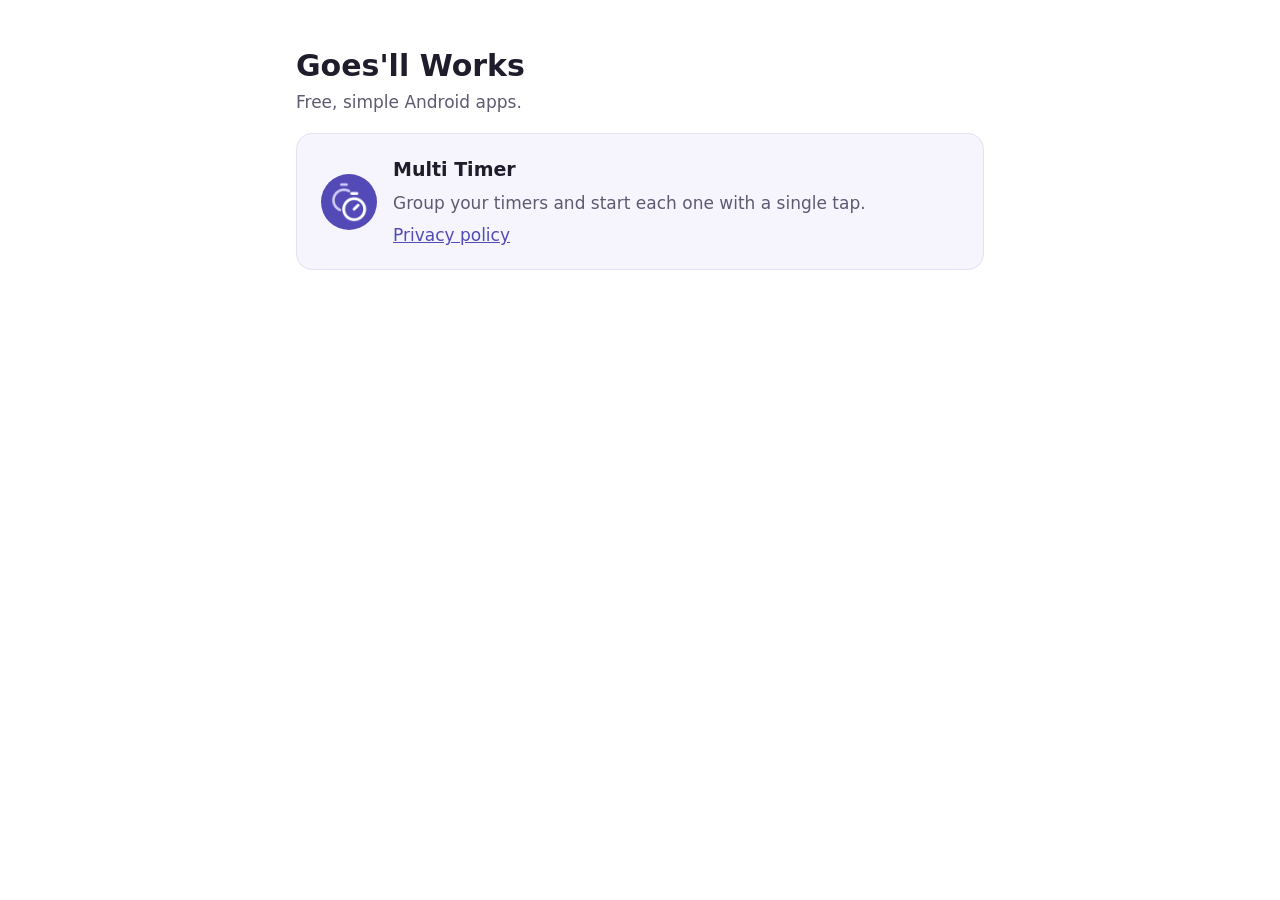
<file: index.html>
<!doctype html>
<html lang="en">
<head>
  <meta charset="utf-8">
  <meta name="viewport" content="width=device-width, initial-scale=1">
  <title>Goes'll Works</title>
  <meta name="description" content="Free, simple Android apps by Goes'll Works.">
  <link rel="stylesheet" href="style.css">
</head>
<body>
<main>
  <h1>Goes'll Works</h1>
  <p style="color: var(--muted); margin-top: 0">Free, simple Android apps.</p>

  <div class="card">
    <img src="multitimer/icon-512.png" alt="">
    <div>
      <h2>Multi Timer</h2>
      <p>Group your timers and start each one with a single tap.</p>
      <p><a href="multitimer/privacy/">Privacy policy</a></p>
    </div>
  </div>
</main>
</body>
</html>
</file>
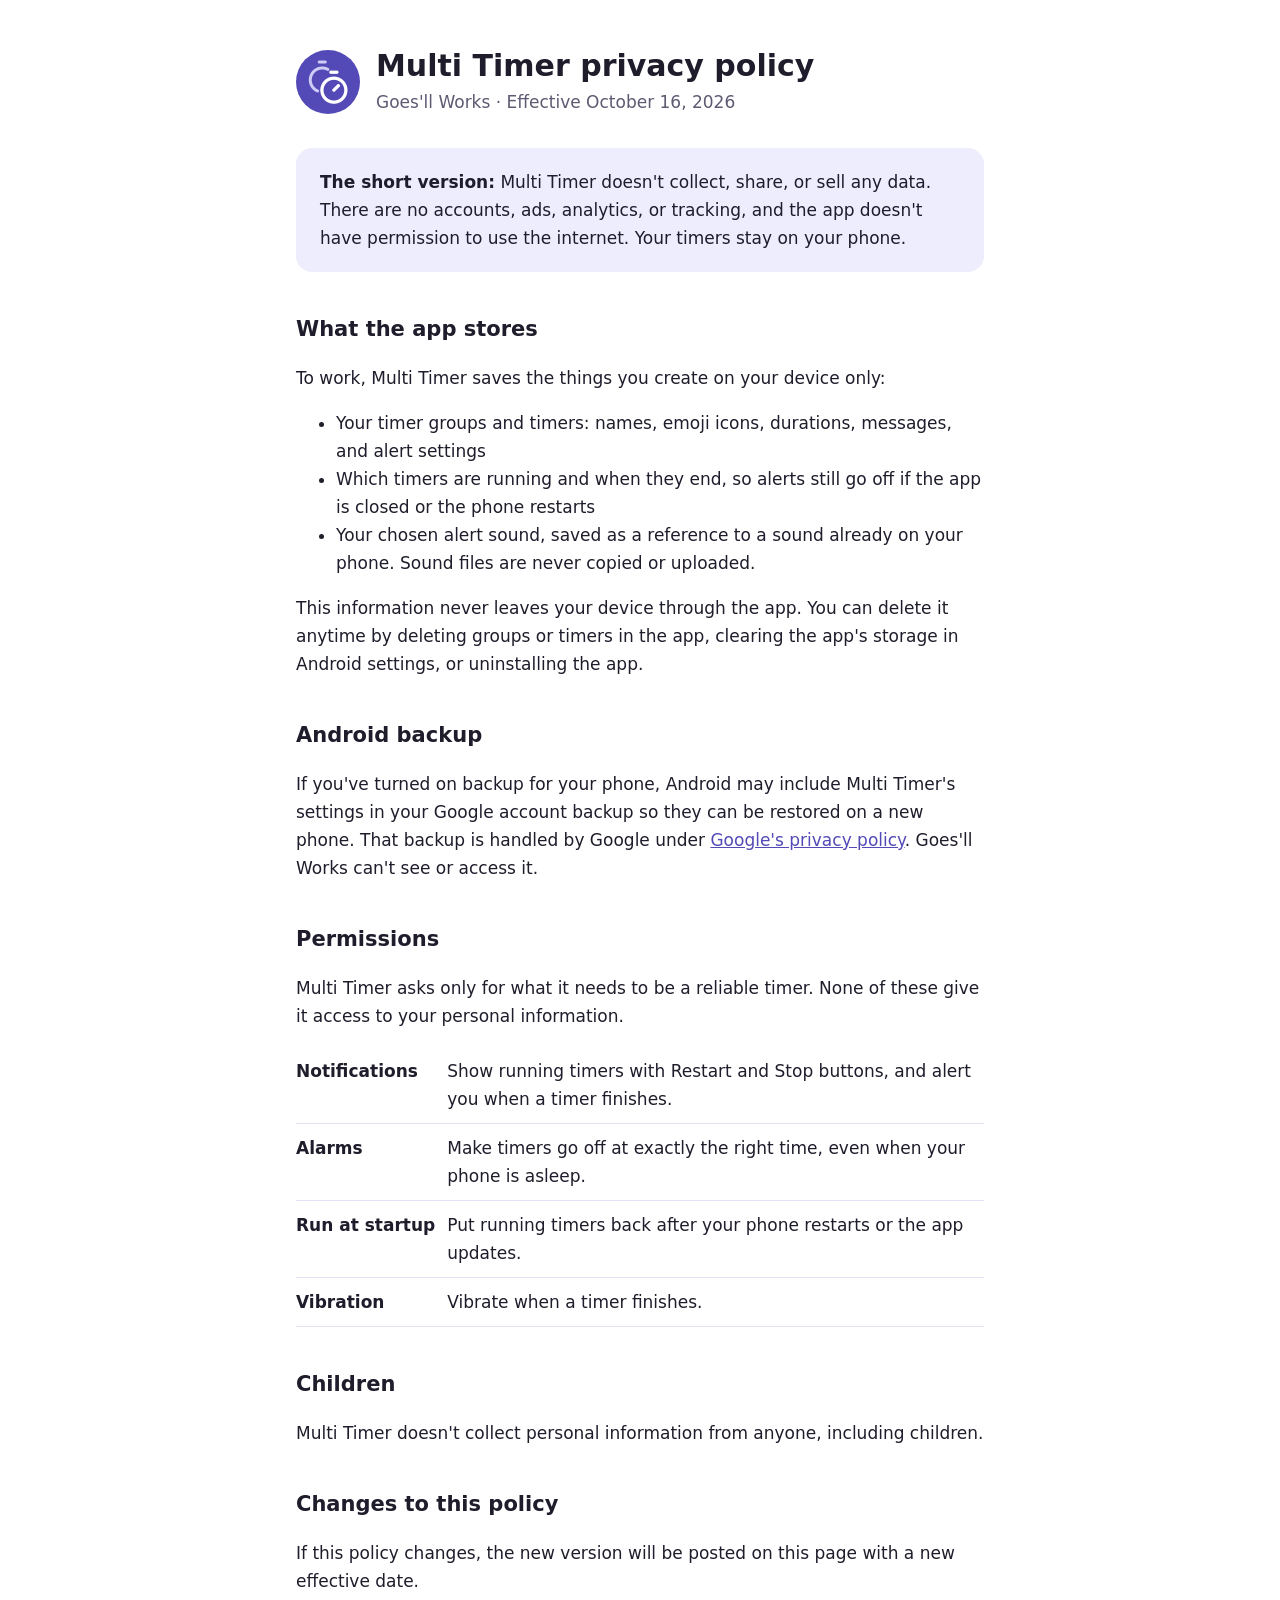
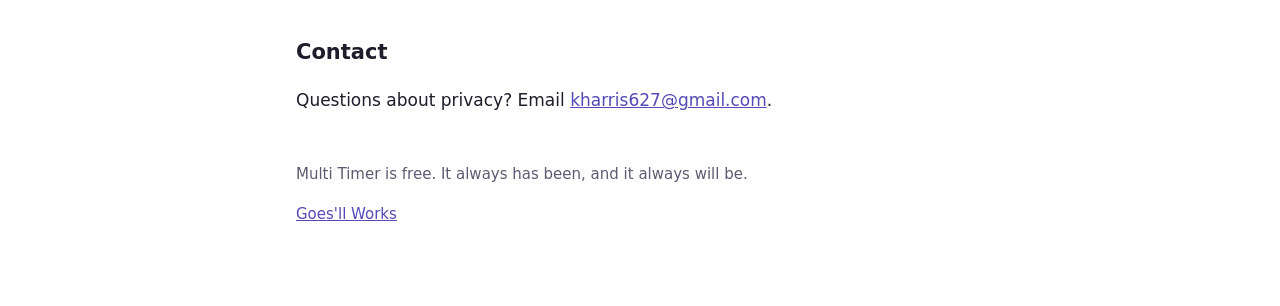
<file: multitimer/privacy/index.html>
<!doctype html>
<html lang="en">
<head>
  <meta charset="utf-8">
  <meta name="viewport" content="width=device-width, initial-scale=1">
  <title>Multi Timer privacy policy</title>
  <meta name="description" content="Privacy policy for Multi Timer by Goes'll Works. The app collects no data.">
  <link rel="icon" href="../icon-512.png">
  <link rel="stylesheet" href="../../style.css">
</head>
<body>
<main>
  <header>
    <img src="../icon-512.png" alt="">
    <div>
      <h1>Multi Timer privacy policy</h1>
      <p>Goes'll Works · Effective October 16, 2026</p>
    </div>
  </header>

  <div class="summary">
    <p><strong>The short version:</strong> Multi Timer doesn't collect, share, or sell any data. There are no
    accounts, ads, analytics, or tracking, and the app doesn't have permission to use the internet.
    Your timers stay on your phone.</p>
  </div>

  <h2>What the app stores</h2>
  <p>To work, Multi Timer saves the things you create on your device only:</p>
  <ul>
    <li>Your timer groups and timers: names, emoji icons, durations, messages, and alert settings</li>
    <li>Which timers are running and when they end, so alerts still go off if the app is closed or the phone restarts</li>
    <li>Your chosen alert sound, saved as a reference to a sound already on your phone. Sound files are never copied or uploaded.</li>
  </ul>
  <p>This information never leaves your device through the app. You can delete it anytime by deleting groups
  or timers in the app, clearing the app's storage in Android settings, or uninstalling the app.</p>

  <h2>Android backup</h2>
  <p>If you've turned on backup for your phone, Android may include Multi Timer's settings in your Google
  account backup so they can be restored on a new phone. That backup is handled by Google under
  <a href="https://policies.google.com/privacy">Google's privacy policy</a>. Goes'll Works can't see or access it.</p>

  <h2>Permissions</h2>
  <p>Multi Timer asks only for what it needs to be a reliable timer. None of these give it access to your
  personal information.</p>
  <table>
    <tr><th>Notifications</th><td>Show running timers with Restart and Stop buttons, and alert you when a timer finishes.</td></tr>
    <tr><th>Alarms</th><td>Make timers go off at exactly the right time, even when your phone is asleep.</td></tr>
    <tr><th>Run at startup</th><td>Put running timers back after your phone restarts or the app updates.</td></tr>
    <tr><th>Vibration</th><td>Vibrate when a timer finishes.</td></tr>
  </table>

  <h2>Children</h2>
  <p>Multi Timer doesn't collect personal information from anyone, including children.</p>

  <h2>Changes to this policy</h2>
  <p>If this policy changes, the new version will be posted on this page with a new effective date.</p>

  <h2>Contact</h2>
  <p>Questions about privacy? Email <a href="mailto:kharris627@gmail.com">kharris627@gmail.com</a>.</p>

  <footer>
    <p>Multi Timer is free. It always has been, and it always will be.</p>
    <p><a href="../../">Goes'll Works</a></p>
  </footer>
</main>
</body>
</html>
</file>
<file: style.css>
:root {
  --bg: #ffffff;
  --surface: #f6f5fd;
  --text: #1f1d2b;
  --muted: #5d5a72;
  --accent: #534ab7;
  --accent-soft: #eeedfe;
  --border: #e3e1f3;
  color-scheme: light dark;
}

@media (prefers-color-scheme: dark) {
  :root {
    --bg: #15141c;
    --surface: #1e1c29;
    --text: #ecebf5;
    --muted: #b1aec6;
    --accent: #afa9ec;
    --accent-soft: #26215c;
    --border: #2f2c40;
  }
}

* { box-sizing: border-box; }

body {
  margin: 0;
  background: var(--bg);
  color: var(--text);
  font: 17px/1.65 system-ui, -apple-system, "Segoe UI", Roboto, sans-serif;
}

main {
  max-width: 720px;
  margin: 0 auto;
  padding: 48px 16px 64px;
}

header {
  display: flex;
  align-items: center;
  gap: 16px;
  margin-bottom: 32px;
}

header img {
  width: 64px;
  height: 64px;
  border-radius: 50%;
  flex: none;
}

header p { margin: 0; color: var(--muted); }

h1 { font-size: 30px; line-height: 1.2; margin: 0 0 4px; }
h2 { font-size: 21px; margin: 40px 0 8px; }

a { color: var(--accent); }

.summary {
  background: var(--accent-soft);
  border-radius: 16px;
  padding: 20px 24px;
  margin: 24px 0;
}

.summary p { margin: 0; }

.card {
  display: flex;
  align-items: center;
  gap: 16px;
  background: var(--surface);
  border: 1px solid var(--border);
  border-radius: 16px;
  padding: 20px 24px;
  margin: 16px 0;
}

.card img { width: 56px; height: 56px; border-radius: 50%; flex: none; }
.card h2 { margin: 0; font-size: 19px; }
.card p { margin: 4px 0 0; color: var(--muted); }

table { width: 100%; border-collapse: collapse; margin: 8px 0; }
th, td { text-align: left; vertical-align: top; padding: 10px 12px 10px 0; border-bottom: 1px solid var(--border); }
th { font-weight: 600; white-space: nowrap; }

footer { margin-top: 48px; color: var(--muted); font-size: 15px; }
</file>
